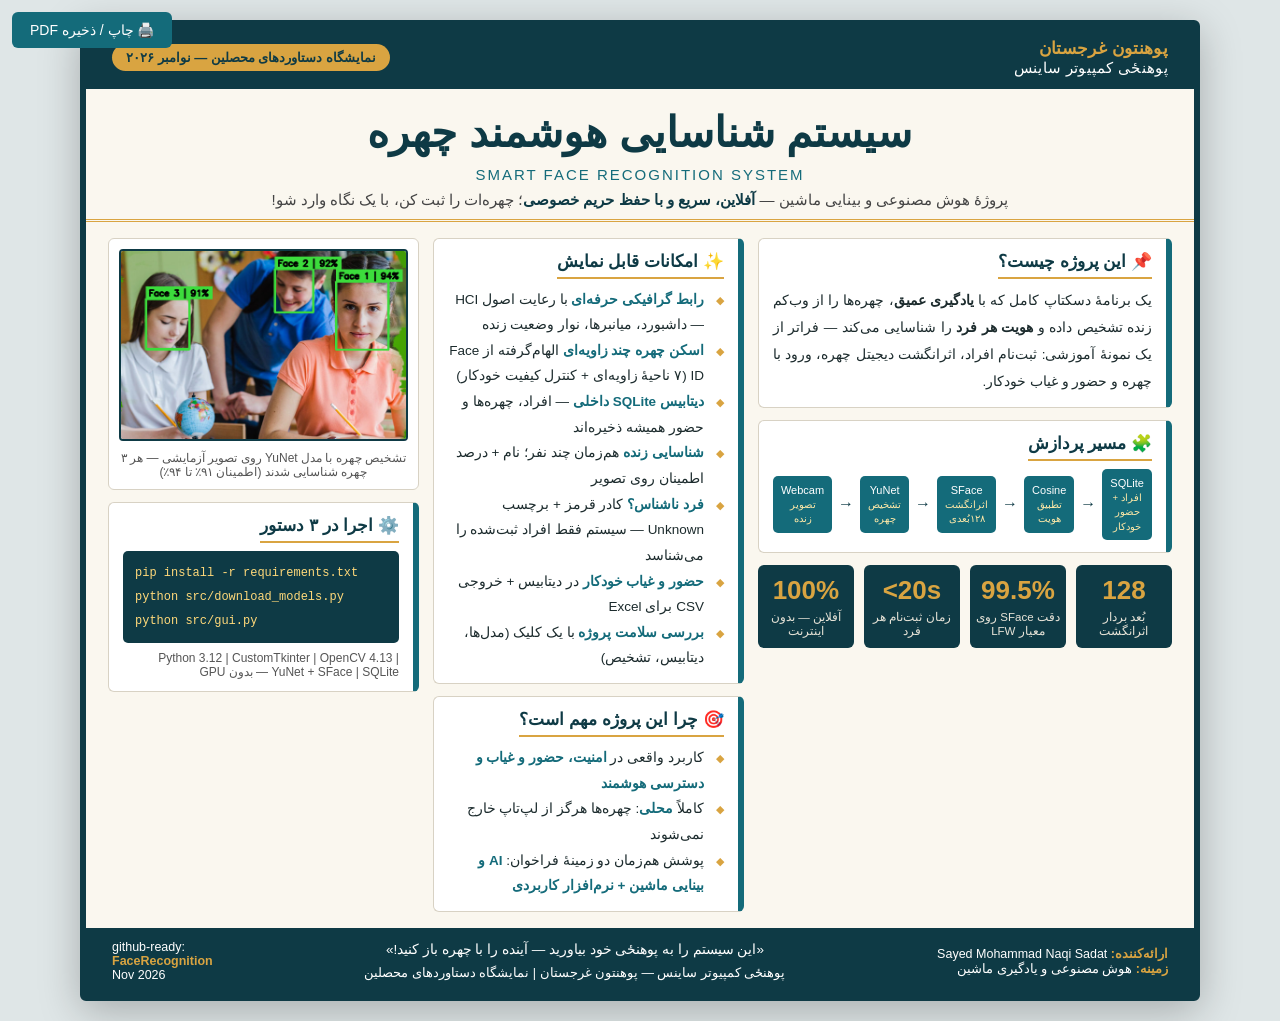
<file: docs/poster.html>
<!DOCTYPE html>
<html lang="fa" dir="rtl">
<head>
<meta charset="UTF-8">
<meta name="viewport" content="width=device-width, initial-scale=1.0">
<title>پوستر - سیستم شناسایی هوشمند چهره | پوهنتون غرجستان</title>
<style>
  :root{
    --navy:#0e3a45;
    --teal:#146b7a;
    --gold:#d9a441;
    --cream:#faf7ef;
    --ink:#1c2b2d;
  }
  *{box-sizing:border-box; margin:0; padding:0; font-family:"Tahoma","Segoe UI",sans-serif;}
  @page{ size:A4 landscape; margin:10mm; }
  body{
    background:#dfe6e7; color:var(--ink);
    display:flex; justify-content:center; padding:20px;
  }
  .poster{
    width:1120px; min-height:760px; background:var(--cream);
    border:6px solid var(--navy); border-radius:6px; overflow:hidden;
    box-shadow:0 10px 40px rgba(0,0,0,.25); display:flex; flex-direction:column;
  }
  /* ===== header band ===== */
  .topbar{
    background:var(--navy); color:#fff; display:flex; align-items:center;
    justify-content:space-between; padding:12px 26px;
  }
  .uni{ font-size:15px; letter-spacing:.3px; }
  .uni b{ color:var(--gold); font-size:17px; }
  .event{
    font-size:13px; background:var(--gold); color:var(--navy);
    padding:6px 14px; border-radius:20px; font-weight:bold; white-space:nowrap;
  }
  /* ===== title ===== */
  .title{
    text-align:center; padding:18px 30px 10px; border-bottom:3px double var(--gold);
  }
  .title h1{ font-size:42px; color:var(--navy); line-height:1.25; }
  .title .en{ font-size:15px; color:var(--teal); letter-spacing:2px; margin-top:6px; direction:ltr; }
  .title .tagline{ margin-top:8px; font-size:15px; color:#444; }
  .title .tagline b{ color:var(--navy); }
  /* ===== body columns ===== */
  .content{ display:flex; gap:14px; padding:16px 22px; flex:1; }
  .col{ flex:1; display:flex; flex-direction:column; gap:12px; }
  .card{
    background:#fff; border:1.5px solid #d8d2c4; border-inline-start:6px solid var(--teal);
    border-radius:6px; padding:12px 14px;
  }
  .card h2{
    font-size:17px; color:var(--navy); margin-bottom:8px;
    border-bottom:2px solid var(--gold); padding-bottom:5px; display:inline-block;
  }
  .card ul{ list-style:none; }
  .card li{ font-size:13.5px; line-height:1.9; padding-inline-start:20px; position:relative; }
  .card li::before{ content:"◆"; color:var(--gold); position:absolute; inset-inline-start:0; font-size:11px; top:3px;}
  .card li b{ color:var(--teal); }
  .photo{
    background:#fff; border:1.5px solid #d8d2c4; border-radius:6px; padding:10px;
    text-align:center;
  }
  .photo img{ width:100%; border-radius:4px; border:2px solid var(--navy); }
  .photo figcaption{ font-size:12px; color:#555; margin-top:6px; }
  .stats{ display:flex; gap:10px; }
  .stat{
    flex:1; background:var(--navy); color:#fff; border-radius:6px;
    text-align:center; padding:10px 6px;
  }
  .stat .n{ font-size:26px; font-weight:bold; color:var(--gold); direction:ltr; }
  .stat .t{ font-size:11.5px; margin-top:4px; color:#e8e4d8; }
  /* ===== pipeline diagram ===== */
  .pipeline{ direction:ltr; display:flex; align-items:center; justify-content:center; gap:6px; font-size:11px; }
  .step{
    background:var(--teal); color:#fff; border-radius:5px; padding:6px 8px; text-align:center; line-height:1.5;
  }
  .step small{ display:block; font-size:9.5px; color:#ffe9a8; }
  .arrow{ color:var(--navy); font-size:16px; font-weight:bold; }
  /* ===== footer ===== */
  .footer{
    background:var(--navy); color:#fff; display:flex; align-items:center;
    justify-content:space-between; padding:10px 26px; font-size:12.5px;
  }
  .footer b{ color:var(--gold); }
  .foot-center{ text-align:center; line-height:1.8; }
  .foot-center .big{ font-size:13.5px; }
  .print-btn{
    position:fixed; top:12px; left:12px; background:var(--teal); color:#fff;
    border:none; padding:10px 18px; border-radius:6px; cursor:pointer; font-size:14px; z-index:99;
  }
  @media print{
    body{ background:#fff; padding:0; }
    .poster{ box-shadow:none; border:none; width:100%; min-height:auto; }
    .print-btn{ display:none; }
  }
</style>
</head>
<body>

<button class="print-btn" onclick="window.print()">🖨️ چاپ / ذخیره PDF</button>

<div class="poster">

  <!-- ===== سربرگ ===== -->
  <div class="topbar">
    <div class="uni">
      <b>پوهنتون غرجستان</b><br>
      پوهنځی کمپیوتر ساینس
    </div>
    <div class="event">نمایشگاه دستاوردهای محصلین — نوامبر ۲۰۲۶</div>
  </div>

  <!-- ===== عنوان ===== -->
  <div class="title">
    <h1>سیستم شناسایی هوشمند چهره</h1>
    <div class="en">SMART FACE RECOGNITION SYSTEM</div>
    <div class="tagline">پروژهٔ هوش مصنوعی و بینایی ماشین — <b>آفلاین، سریع و با حفظ حریم خصوصی</b>؛ چهره‌ات را ثبت کن، با یک نگاه وارد شو!</div>
  </div>

  <!-- ===== محتوای اصلی ===== -->
  <div class="content">

    <!-- ستون ۱: چیست -->
    <div class="col">
      <div class="card">
        <h2>📌 این پروژه چیست؟</h2>
        <p style="font-size:13.5px; line-height:2; text-align:justify;">
          یک برنامهٔ دسکتاپ کامل که با <b>یادگیری عمیق</b>، چهره‌ها را از وب‌کم زنده تشخیص داده
          و <b>هویت هر فرد</b> را شناسایی می‌کند — فراتر از یک نمونهٔ آموزشی:
          ثبت‌نام افراد، اثرانگشت دیجیتل چهره، ورود با چهره و حضور و غیاب خودکار.
        </p>
      </div>

      <div class="card">
        <h2>🧩 مسیر پردازش</h2>
        <div class="pipeline">
          <div class="step">Webcam<br><small>تصویر زنده</small></div>
          <div class="arrow">→</div>
          <div class="step">YuNet<br><small>تشخیص چهره</small></div>
          <div class="arrow">→</div>
          <div class="step">SFace<br><small>اثرانگشت ۱۲۸بُعدی</small></div>
          <div class="arrow">→</div>
          <div class="step">Cosine<br><small>تطبیق هویت</small></div>
          <div class="arrow">→</div>
          <div class="step">SQLite<br><small>افراد + حضور خودکار</small></div>
        </div>
      </div>

      <div class="stats">
        <div class="stat"><div class="n">128</div><div class="t">بُعد بردار اثرانگشت</div></div>
        <div class="stat"><div class="n">99.5%</div><div class="t">دقت SFace روی معیار LFW</div></div>
        <div class="stat"><div class="n">&lt;20s</div><div class="t">زمان ثبت‌نام هر فرد</div></div>
        <div class="stat"><div class="n">100%</div><div class="t">آفلاین — بدون اینترنت</div></div>
      </div>
    </div>

    <!-- ستون ۲: امکانات -->
    <div class="col">
      <div class="card" style="flex:1;">
        <h2>✨ امکانات قابل نمایش</h2>
        <ul>
          <li><b>رابط گرافیکی حرفه‌ای</b> با رعایت اصول HCI — داشبورد، میانبرها، نوار وضعیت زنده</li>
          <li><b>اسکن چهره چند زاویه‌ای</b> الهام‌گرفته از Face ID (۷ ناحیهٔ زاویه‌ای + کنترل کیفیت خودکار)</li>
          <li><b>دیتابیس SQLite داخلی</b> — افراد، چهره‌ها و حضور همیشه ذخیره‌اند</li>
          <li><b>شناسایی زنده</b> هم‌زمان چند نفر؛ نام + درصد اطمینان روی تصویر</li>
          <li><b>فرد ناشناس؟</b> کادر قرمز + برچسب Unknown — سیستم فقط افراد ثبت‌شده را می‌شناسد</li>
          <li><b>حضور و غیاب خودکار</b> در دیتابیس + خروجی CSV برای Excel</li>
          <li><b>بررسی سلامت پروژه</b> با یک کلیک (مدل‌ها، دیتابیس، تشخیص)</li>
        </ul>
      </div>
      <div class="card">
        <h2>🎯 چرا این پروژه مهم است؟</h2>
        <ul>
          <li>کاربرد واقعی در <b>امنیت، حضور و غیاب و دسترسی هوشمند</b></li>
          <li>کاملاً <b>محلی</b>: چهره‌ها هرگز از لپ‌تاپ خارج نمی‌شوند</li>
          <li>پوشش هم‌زمان دو زمینهٔ فراخوان: <b>AI و بینایی ماشین + نرم‌افزار کاربردی</b></li>
        </ul>
      </div>
    </div>

    <!-- ستون ۳: تصویر + اجرا -->
    <div class="col">
      <figure class="photo">
        <img src="demo.png" alt="Face detection demo on test.jpg">
        <figcaption>تشخیص چهره با مدل YuNet روی تصویر آزمایشی — هر ۳ چهره شناسایی شدند (اطمینان ۹۱٪ تا ۹۴٪)</figcaption>
      </figure>

      <div class="card">
        <h2>⚙️ اجرا در ۳ دستور</h2>
        <div dir="ltr" style="font-family:Consolas,monospace; font-size:12px; background:#0e3a45; color:#ffd97a; border-radius:5px; padding:10px 12px; line-height:2;">
          pip install -r requirements.txt<br>
          python src/download_models.py<br>
          python src/gui.py
        </div>
        <p style="font-size:12px; margin-top:8px; color:#555;">Python 3.12 | CustomTkinter | OpenCV 4.13 | YuNet + SFace | SQLite — بدون GPU</p>
      </div>
    </div>

  </div>

  <!-- ===== پانویس ===== -->
  <div class="footer">
    <div>
      <b>ارائه‌کننده:</b> Sayed Mohammad Naqi Sadat<br>
      <b>زمینه:</b> هوش مصنوعی و یادگیری ماشین
    </div>
    <div class="foot-center">
      <div class="big">«این سیستم را به پوهنځی خود بیاورید — آینده را با چهره باز کنید!»</div>
      پوهنځی کمپیوتر ساینس — پوهنتون غرجستان | نمایشگاه دستاوردهای محصلین
    </div>
    <div style="text-align:left; direction:ltr;">
      github-ready:<br>
      <b>FaceRecognition</b><br>
      Nov 2026
    </div>
  </div>

</div>

</body>
</html>
</file>
